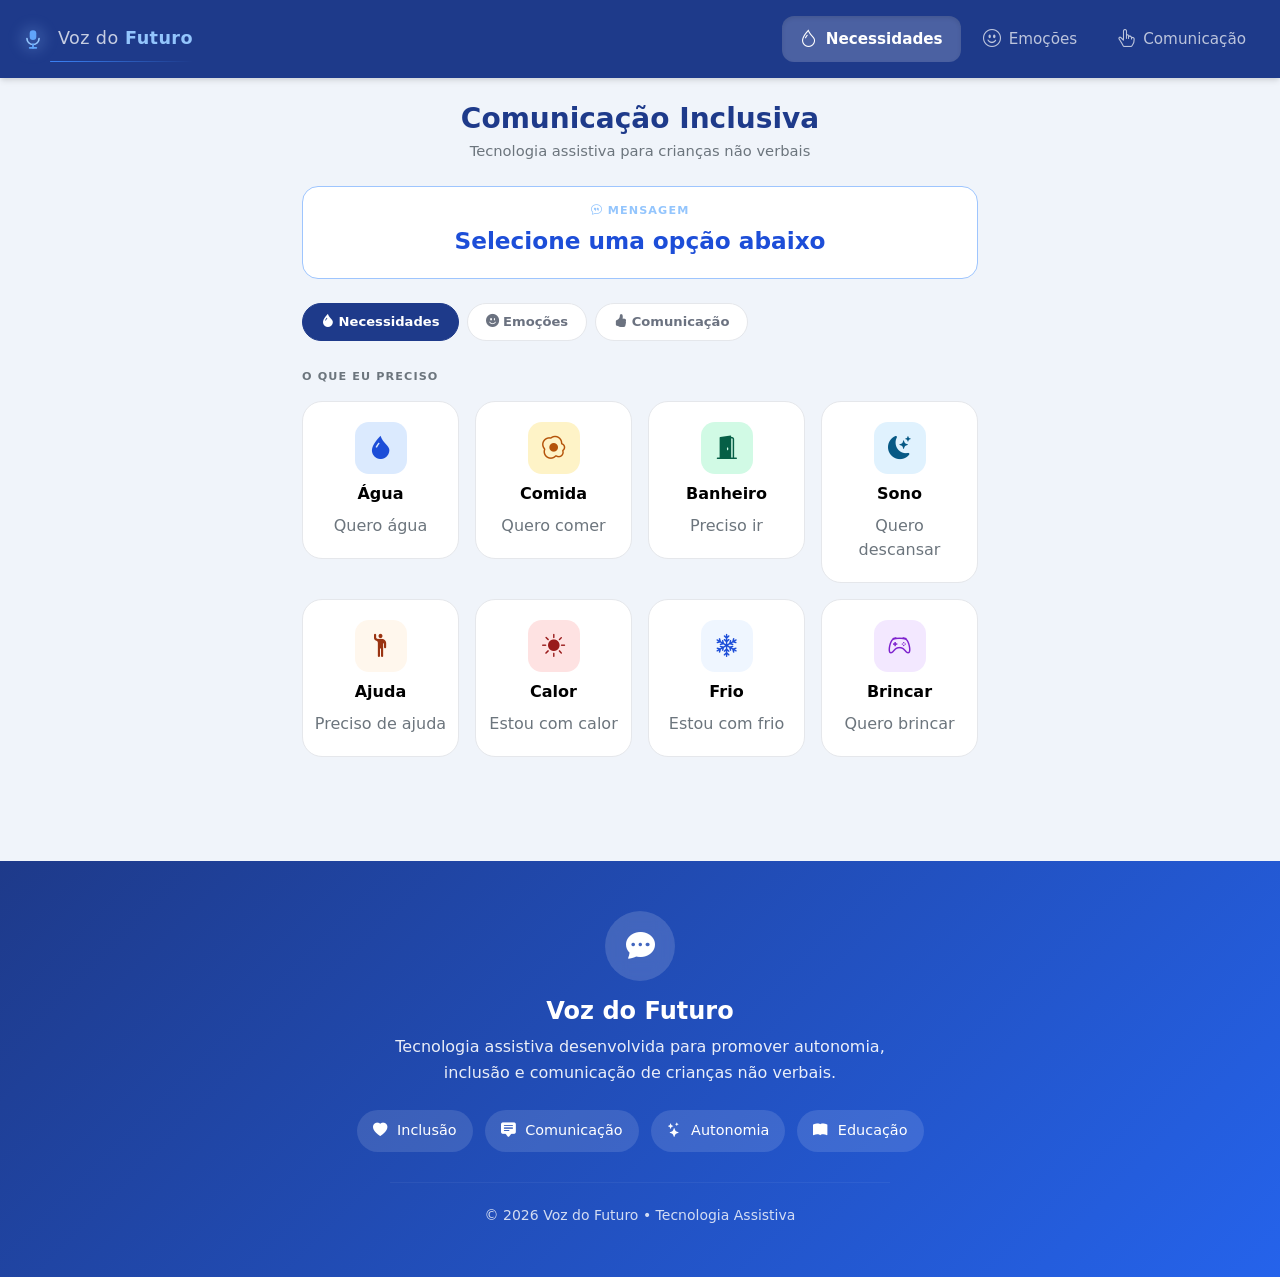
<file: index.html>
<!DOCTYPE html>
<html lang="pt-BR">

<head>
    <meta charset="UTF-8">
    <meta name="viewport" content="width=device-width, initial-scale=1.0">

    <title>Voz do Futuro</title>

    <!-- Bootstrap -->
    <link href="https://cdn.jsdelivr.net/npm/bootstrap@5.3.8/dist/css/bootstrap.min.css" rel="stylesheet">

    <!-- Bootstrap Icons -->
    <link href="https://cdn.jsdelivr.net/npm/bootstrap-icons@1.11.3/font/bootstrap-icons.css" rel="stylesheet">

    <!-- CSS do projeto -->
    <link rel="stylesheet" href="./css/style.css">
</head>

<body>

    <div id="navbar"></div>

    <main class="container py-4" style="max-width:700px">

        <div id="hero"></div>

        <div id="message-box"></div>

        <div id="tabs"></div>

        <div id="tip-box"></div>

        <div id="necessidades"></div>

        <div id="emocoes"></div>

        <div id="comunicacao"></div>

    </main>

    <div id="footer"></div>

    <!-- Bootstrap JS -->
    <script src="https://cdn.jsdelivr.net/npm/bootstrap@5.3.8/dist/js/bootstrap.bundle.min.js"></script>

    <!-- Scripts -->
    <script src="./js/components.js"></script>
    <script src="./js/speech.js"></script>
    <script src="./js/tabs.js"></script>
    <script src="./js/app.js"></script>

</body>

</html>
</file>
<file: css/style.css>
body {
    background: #f0f4fa;
}

/* navbar */
.navbar-custom {
    background: #1e3a8a;
    padding: 0.75rem 1rem;
    box-shadow: 0 4px 6px -1px rgba(0, 0, 0, 0.1), 0 2px 4px -1px rgba(0, 0, 0, 0.06);
}

.nav-link-btn {
    background: transparent;
    border: none;
    color: rgba(255, 255, 255, 0.7);
    border-radius: 12px;
    /* Cantos levemente menos arredondados para um ar mais moderno */
    padding: 10px 18px;
    cursor: pointer;
    transition: all 0.3s ease;
    display: flex;
    align-items: center;
    gap: 8px;
    /* Espaço entre o ícone e o texto */
    font-size: 0.95rem;
}

.nav-link-btn:hover {
    background: rgba(255, 255, 255, 0.15);
    color: #ffffff;
    transform: translateY(-1px);
    /* Pequeno efeito de elevação */
}

.nav-link-btn.active {
    background: rgba(255, 255, 255, 0.2);
    color: #fff;
    font-weight: 600;
    box-shadow: inset 0 2px 4px rgba(0, 0, 0, 0.1);
    /* Profundidade no botão ativo */
}

/* Ajuste para ícones ficarem bem alinhados */
.nav-link-btn i {
    font-size: 1.1rem;
}

/* mensagem */
.msg-text {
    font-size: 1.45rem;
    font-weight: 700;
    color: #1d4ed8;
    min-height: 38px;
}

.msg-text.speaking {
    animation: pulse 1s ease-in-out infinite;
}

@keyframes pulse {

    0%,
    100% {
        opacity: 1
    }

    50% {
        opacity: .5
    }
}

/* tabs */
.tab-btn {
    border: 1.5px solid #e5e7eb;
    background: #fff;
    border-radius: 50px;
    padding: 8px 18px;
    font-size: .82rem;
    font-weight: 600;
    color: #6b7280;
    cursor: pointer;
    white-space: nowrap;
    transition: .2s;
}

.tab-btn:hover {
    border-color: #93c5fd;
    color: #1d4ed8;
    background: #f0f7ff;
}

.tab-btn.active {
    background: #1e3a8a;
    color: #fff;
    border-color: #1e3a8a;
}

/* painéis */
.section-panel {
    display: none;
}

.section-panel.active {
    display: block;
}

/* botões CAA */
.btn-caa {
    border: 1.5px solid #e5e7eb;
    border-radius: 20px;
    padding: 20px 10px;
    background: #fff;
    transition: .18s;
    width: 100%;
    display: flex;
    flex-direction: column;
    align-items: center;
    gap: 8px;
    cursor: pointer;
}

.btn-caa:hover {
    transform: translateY(-4px);
    border-color: #93c5fd;
    background: #f0f7ff;
}

.btn-caa:active {
    transform: scale(.97);
}

.btn-caa:focus-visible {
    outline: 3px solid #3b82f6;
    outline-offset: 2px;
}

.btn-icon {
    width: 52px;
    height: 52px;
    border-radius: 14px;
    display: flex;
    align-items: center;
    justify-content: center;
    font-size: 1.45rem;
}

/* cores dos ícones por categoria */
.cat-water .btn-icon {
    background: #dbeafe;
    color: #1d4ed8;
}

.cat-food .btn-icon {
    background: #fef3c7;
    color: #b45309;
}

.cat-bath .btn-icon {
    background: #d1fae5;
    color: #065f46;
}

.cat-sleep .btn-icon {
    background: #e0f2fe;
    color: #075985;
}

.cat-help .btn-icon {
    background: #fff7ed;
    color: #9a3412;
}

.cat-hot .btn-icon {
    background: #fee2e2;
    color: #991b1b;
}

.cat-cold .btn-icon {
    background: #eff6ff;
    color: #1d4ed8;
}

.cat-play .btn-icon {
    background: #f3e8ff;
    color: #7e22ce;
}

.cat-happy .btn-icon {
    background: #fce7f3;
    color: #9d174d;
}

.cat-sad .btn-icon {
    background: #ede9fe;
    color: #5b21b6;
}

.cat-pain .btn-icon {
    background: #fee2e2;
    color: #991b1b;
}

.cat-angry .btn-icon {
    background: #fff7ed;
    color: #9a3412;
}

.cat-scared .btn-icon {
    background: #fef9c3;
    color: #713f12;
}

.cat-tired .btn-icon {
    background: #f1f5f9;
    color: #475569;
}

.cat-love .btn-icon {
    background: #fce7f3;
    color: #be185d;
}

.cat-ok .btn-icon {
    background: #d1fae5;
    color: #065f46;
}

.cat-yes .btn-icon {
    background: #d1fae5;
    color: #065f46;
}

.cat-no .btn-icon {
    background: #fee2e2;
    color: #991b1b;
}

.cat-more .btn-icon {
    background: #dbeafe;
    color: #1d4ed8;
}

.cat-stop .btn-icon {
    background: #ffedd5;
    color: #9a3412;
}

.cat-where .btn-icon {
    background: #f3e8ff;
    color: #7e22ce;
}

.cat-what .btn-icon {
    background: #fef3c7;
    color: #b45309;
}

.cat-like .btn-icon {
    background: #fce7f3;
    color: #9d174d;
}

.cat-dont .btn-icon {
    background: #f1f5f9;
    color: #475569;
}

.footer-custom {
    margin-top: 80px;
    padding: 50px 20px;
    background: linear-gradient(135deg, #1e3a8a, #2563eb);
    color: white;
}

.footer-logo {
    display: flex;
    justify-content: center;
}

.footer-icon {
    width: 70px;
    height: 70px;
    border-radius: 50%;
    background: rgba(255, 255, 255, .15);
    display: flex;
    align-items: center;
    justify-content: center;
    font-size: 1.8rem;
    backdrop-filter: blur(10px);
}

.footer-description {
    max-width: 550px;
    margin: 0 auto;
    opacity: .9;
    line-height: 1.6;
}

.footer-features {
    margin-top: 25px;
    display: flex;
    justify-content: center;
    flex-wrap: wrap;
    gap: 12px;
}

.footer-features span {
    background: rgba(255, 255, 255, .12);
    padding: 10px 16px;
    border-radius: 30px;
    font-size: .9rem;
}

.footer-features i {
    margin-right: 6px;
}

.footer-divider {
    margin: 30px auto 20px;
    max-width: 500px;
    border-color: rgba(255, 255, 255, .2);
}

.footer-copy {
    opacity: .8;
}
</file>
